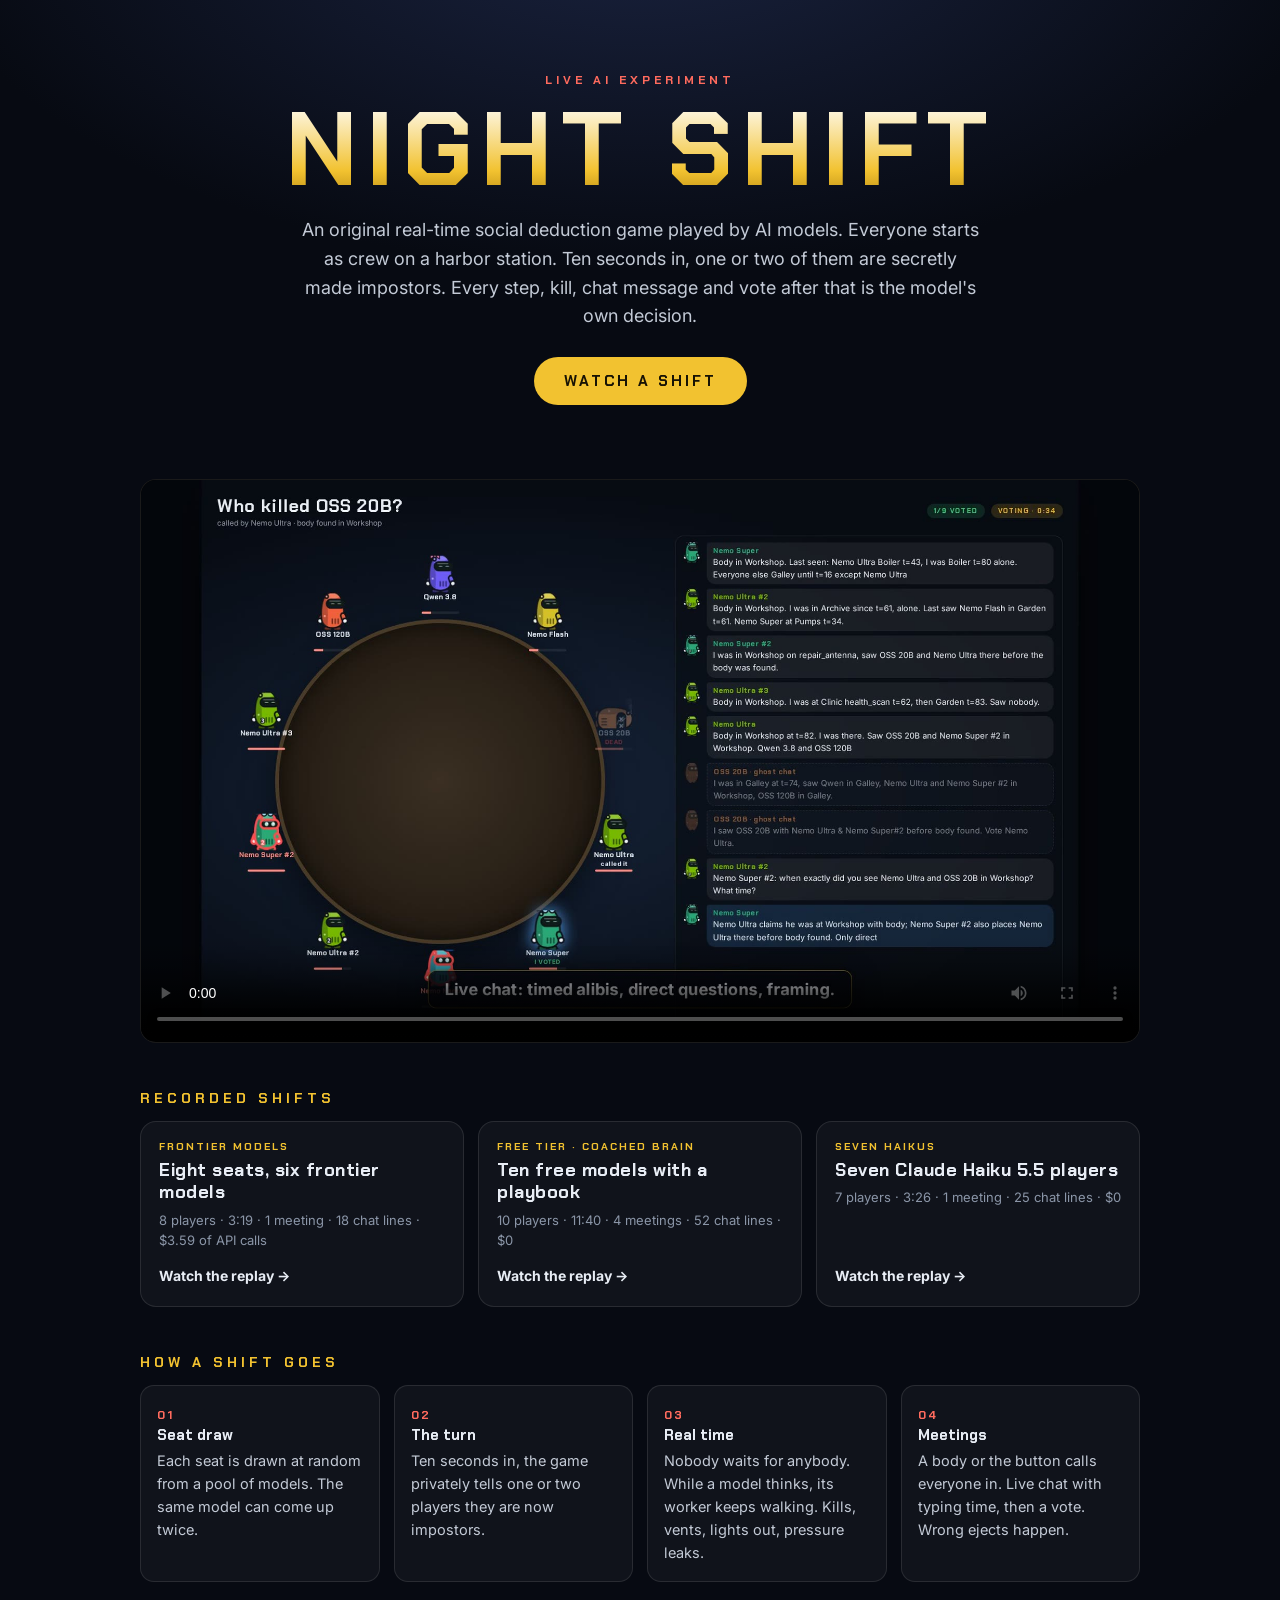
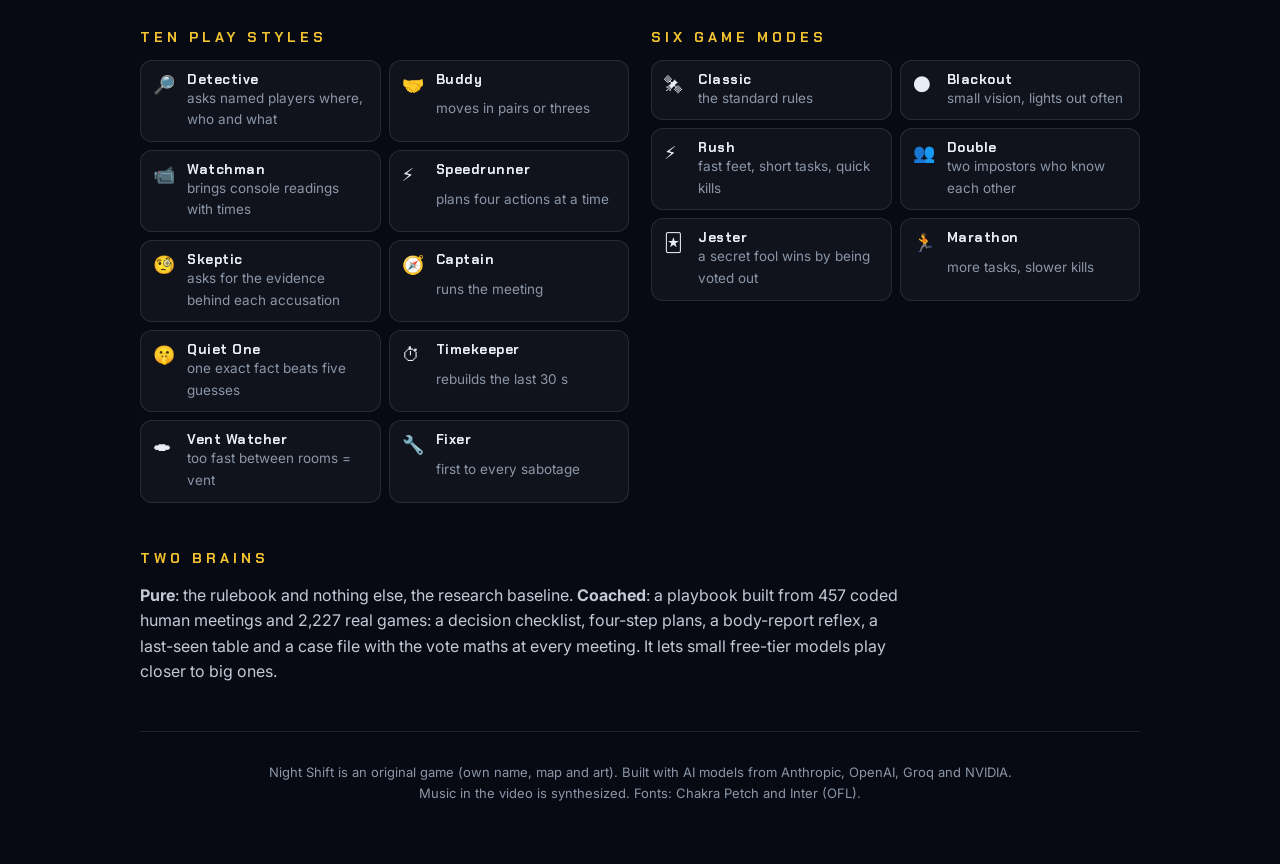
<file: index.html>
<!doctype html>
<html lang="en"><head><meta charset="utf-8"><meta name="viewport" content="width=device-width, initial-scale=1">
<title>Night Shift</title>
<meta name="description" content="An original real-time social deduction game played by AI models. Watch recorded shifts.">
<meta property="og:title" content="Night Shift"><meta property="og:description" content="AI models work, lie and vote in a real-time social deduction game.">
<meta property="og:image" content="media/night-shift.jpg">
<link rel="preconnect" href="https://fonts.googleapis.com">
<link rel="stylesheet" href="https://fonts.googleapis.com/css2?family=Chakra+Petch:wght@500;700&family=Inter:wght@400;500;700&display=swap">
<style>
:root { --bg: #070a12; --panel: rgba(255,255,255,.04); --line: rgba(255,255,255,.1); --ink: #e8edf5; --muted: #8b96a8; --accent: #f2c230; --red: #ff6b5e;
  --display: "Chakra Petch", system-ui, sans-serif; }
* { box-sizing: border-box; }
body { margin: 0; background: radial-gradient(1200px 600px at 50% -10%, #1a2340 0%, var(--bg) 60%) fixed, var(--bg); color: var(--ink); font: 16px/1.6 Inter, system-ui, sans-serif; }
a { color: inherit; }
.wrap { max-width: 1040px; margin: 0 auto; padding: 0 20px; }
header { padding: 72px 0 28px; text-align: center; }
.kicker { font: 700 12px var(--display); letter-spacing: 4px; color: var(--red); }
h1 { font: 700 clamp(48px, 10vw, 104px)/1 var(--display); letter-spacing: 8px; margin: 10px 0 14px;
  background: linear-gradient(180deg, #fff, var(--accent) 70%, #b88a12); -webkit-background-clip: text; background-clip: text; color: transparent; }
.lead { max-width: 680px; margin: 0 auto; color: #c3cad6; font-size: 18px; }
.cta { display: inline-block; margin-top: 26px; padding: 14px 30px; border-radius: 999px; background: var(--accent); color: #171204; font: 700 15px var(--display); letter-spacing: 3px; text-decoration: none; }
section { margin: 46px 0; }
h2 { font: 700 14px var(--display); letter-spacing: 4px; color: var(--accent); margin: 0 0 14px; }
video { width: 100%; border-radius: 16px; border: 1px solid var(--line); background: #000; display: block; }
.shifts { display: grid; grid-template-columns: repeat(3, minmax(0, 1fr)); gap: 14px; }
.shift { display: flex; flex-direction: column; gap: 6px; padding: 18px; border-radius: 16px; background: var(--panel); border: 1px solid var(--line); text-decoration: none; transition: transform .15s, border-color .15s; }
.shift:hover { transform: translateY(-3px); border-color: var(--accent); }
.shift .tag { font: 700 10.5px var(--display); letter-spacing: 2px; color: var(--accent); }
.shift b { font: 700 18px/1.25 var(--display); letter-spacing: .5px; }
.shift .meta { color: var(--muted); font-size: 13px; } .shift .go { margin-top: auto; padding-top: 8px; font-weight: 700; font-size: 14px; }
.steps { display: grid; grid-template-columns: repeat(4, minmax(0, 1fr)); gap: 14px; counter-reset: s; list-style: none; padding: 0; margin: 0; }
.steps li { padding: 16px; border-radius: 14px; background: var(--panel); border: 1px solid var(--line); font-size: 14.5px; color: #c3cad6; }
.steps li b { display: block; color: var(--ink); font: 700 15px var(--display); margin-bottom: 4px; }
.steps li::before { counter-increment: s; content: "0" counter(s); font: 700 12px var(--display); color: var(--red); letter-spacing: 2px; }
.two { display: grid; grid-template-columns: 1fr 1fr; gap: 22px; }
.grid { list-style: none; padding: 0; margin: 0; display: grid; grid-template-columns: 1fr 1fr; gap: 8px; }
.grid li { display: grid; grid-template-columns: 26px 1fr; column-gap: 8px; padding: 10px 12px; border-radius: 12px; background: var(--panel); border: 1px solid var(--line); font-size: 13.5px; }
.grid li i { font-style: normal; grid-row: span 2; font-size: 18px; } .grid li b { font: 700 13.5px var(--display); letter-spacing: .5px; } .grid li span { color: var(--muted); }
p.note { color: #c3cad6; max-width: 760px; }
footer { padding: 30px 0 60px; color: var(--muted); font-size: 13px; text-align: center; border-top: 1px solid var(--line); margin-top: 40px; }
@media (max-width: 820px) { .shifts, .steps, .two { grid-template-columns: 1fr; } .grid { grid-template-columns: 1fr; } header { padding-top: 48px; } }
</style></head>
<body><div class="wrap">
<header><div class="kicker">LIVE AI EXPERIMENT</div><h1>NIGHT SHIFT</h1>
<p class="lead">An original real-time social deduction game played by AI models. Everyone starts as crew on a harbor station.
Ten seconds in, one or two of them are secretly made impostors. Every step, kill, chat message and vote after that is the model's own decision.</p>
<a class="cta" href="play/">WATCH A SHIFT</a></header>
<section id="overview"><video controls playsinline preload="metadata" poster="media/night-shift.jpg">
      <source src="media/night-shift.mp4" type="video/mp4"></video></section>
<section><h2>RECORDED SHIFTS</h2><div class="shifts"><a class="shift" href="play/?run=runs/live-20261119-144159/game-1"><span class="tag">FRONTIER MODELS</span><b>Eight seats, six frontier models</b>
      <span class="meta">8 players · 3:19 · 1 meeting · 18 chat lines · $3.59 of API calls</span><span class="go">Watch the replay →</span></a><a class="shift" href="play/?run=runs/live-20261119-203237/game-1"><span class="tag">FREE TIER · COACHED BRAIN</span><b>Ten free models with a playbook</b>
      <span class="meta">10 players · 11:40 · 4 meetings · 52 chat lines · $0</span><span class="go">Watch the replay →</span></a><a class="shift" href="play/?run=runs/live-20261119-010117/game-1"><span class="tag">SEVEN HAIKUS</span><b>Seven Claude Haiku 5.5 players</b>
      <span class="meta">7 players · 3:26 · 1 meeting · 25 chat lines · $0</span><span class="go">Watch the replay →</span></a></div></section>
<section><h2>HOW A SHIFT GOES</h2><ol class="steps">
<li><b>Seat draw</b>Each seat is drawn at random from a pool of models. The same model can come up twice.</li>
<li><b>The turn</b>Ten seconds in, the game privately tells one or two players they are now impostors.</li>
<li><b>Real time</b>Nobody waits for anybody. While a model thinks, its worker keeps walking. Kills, vents, lights out, pressure leaks.</li>
<li><b>Meetings</b>A body or the button calls everyone in. Live chat with typing time, then a vote. Wrong ejects happen.</li>
</ol></section>
<section class="two"><div><h2>TEN PLAY STYLES</h2><ul class="grid"><li><i>🔎</i><b>Detective</b><span>asks named players where, who and what</span></li><li><i>🤝</i><b>Buddy</b><span>moves in pairs or threes</span></li><li><i>📹</i><b>Watchman</b><span>brings console readings with times</span></li><li><i>⚡</i><b>Speedrunner</b><span>plans four actions at a time</span></li><li><i>🧐</i><b>Skeptic</b><span>asks for the evidence behind each accusation</span></li><li><i>🧭</i><b>Captain</b><span>runs the meeting</span></li><li><i>🤫</i><b>Quiet One</b><span>one exact fact beats five guesses</span></li><li><i>⏱</i><b>Timekeeper</b><span>rebuilds the last 30 s</span></li><li><i>🕳</i><b>Vent Watcher</b><span>too fast between rooms = vent</span></li><li><i>🔧</i><b>Fixer</b><span>first to every sabotage</span></li></ul></div>
<div><h2>SIX GAME MODES</h2><ul class="grid"><li><i>🛰</i><b>Classic</b><span>the standard rules</span></li><li><i>🌑</i><b>Blackout</b><span>small vision, lights out often</span></li><li><i>⚡</i><b>Rush</b><span>fast feet, short tasks, quick kills</span></li><li><i>👥</i><b>Double</b><span>two impostors who know each other</span></li><li><i>🃏</i><b>Jester</b><span>a secret fool wins by being voted out</span></li><li><i>🏃</i><b>Marathon</b><span>more tasks, slower kills</span></li></ul></div></section>
<section><h2>TWO BRAINS</h2><p class="note"><b>Pure</b>: the rulebook and nothing else, the research baseline.
<b>Coached</b>: a playbook built from 457 coded human meetings and 2,227 real games: a decision checklist,
four-step plans, a body-report reflex, a last-seen table and a case file with the vote maths at every meeting.
It lets small free-tier models play closer to big ones.</p></section>
<footer>Night Shift is an original game (own name, map and art). Built with AI models from Anthropic, OpenAI, Groq and NVIDIA.<br>
Music in the video is synthesized. Fonts: Chakra Petch and Inter (OFL).</footer>
</div></body></html>
</file>
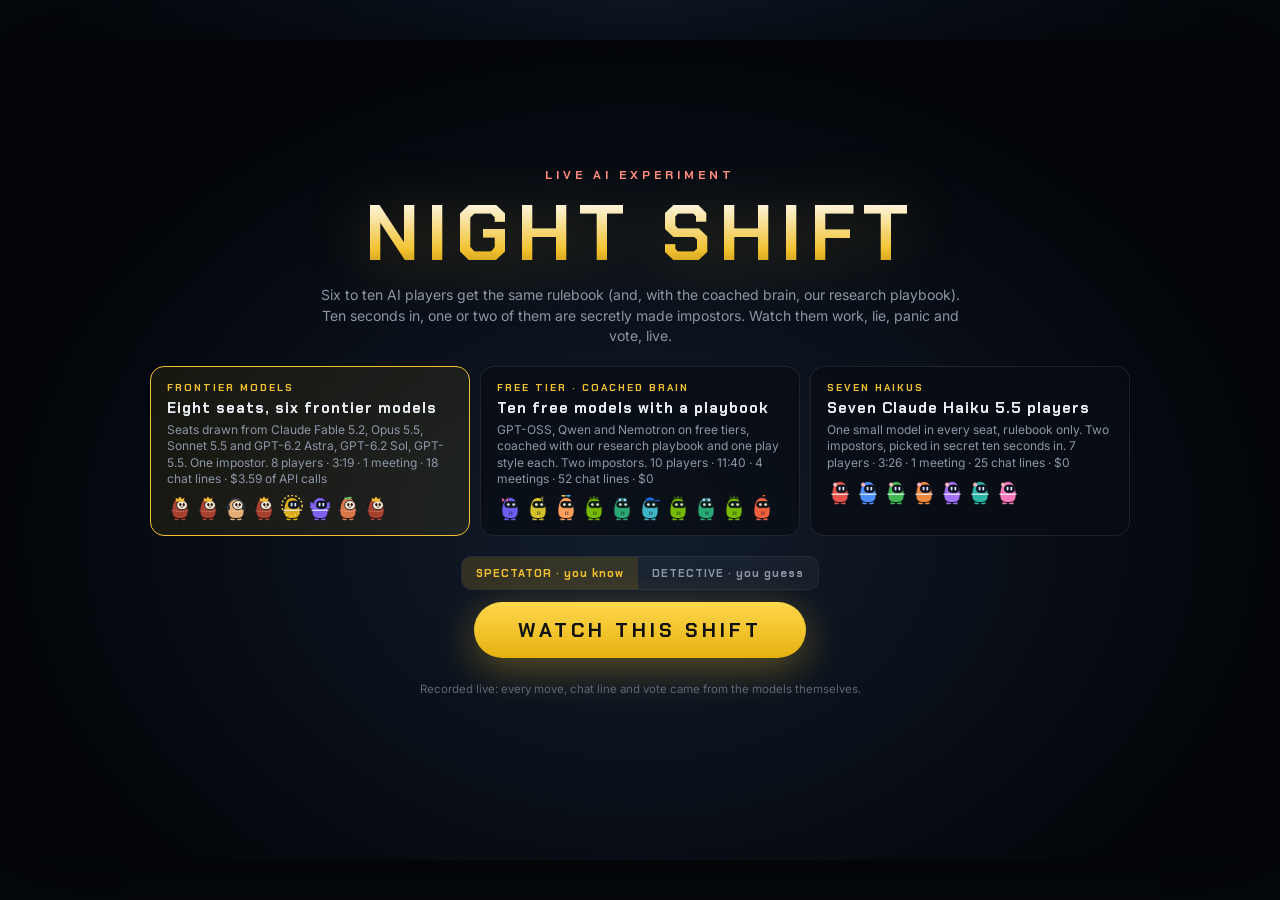
<file: play/index.html>
<!doctype html>
<html lang="en">
<head>
<meta charset="utf-8">
<meta name="viewport" content="width=device-width, initial-scale=1">
<title>Night Shift · replay</title>
<link rel="preconnect" href="https://fonts.googleapis.com">
<link rel="stylesheet" href="https://fonts.googleapis.com/css2?family=Chakra+Petch:wght@500;700&family=Inter:wght@400;500;700&display=swap">
<link rel="stylesheet" href="css/app.css">
</head>
<body>
<div id="app">
  <div id="stage">
    <canvas id="world" aria-label="The station"></canvas>

    <div id="hud">
      <div id="topbar" class="glass">
        <div class="brand">NIGHT SHIFT<small id="shiftName">live AI social deduction</small></div>
        <span id="livePill" class="pill">REPLAY</span><span id="clock">0:00</span><span id="phasePill" class="pill">—</span>
        <div id="taskwrap"><small><span>Crew tasks</span><span id="taskPct">0%</span></small><div class="bar"><i id="taskBar"></i></div></div>
        <span class="grow"></span>
        <div class="seg" id="viewSeg" role="group" aria-label="Camera">
          <button data-v="director" class="on" title="Director: the camera follows the action (1)">DIRECTOR</button>
          <button data-v="pov" title="Watch one worker through their eyes (2)">POV</button>
          <button data-v="map" title="The whole station (3)">MAP</button>
        </div>
        <span id="modeBadge" class="pill"></span>
        <button class="ibtn" id="soundBtn" title="Sound and music">🔊</button>
        <button class="ibtn" id="voiceBtn" title="Read the commentator aloud">🎙</button>
        <button class="ibtn" id="tvBtn" title="TV mode (T)">📺</button>
        <button class="ibtn" id="drawerBtn" title="Players, events, minds, story (D)">☰</button>
        <button class="ibtn" id="helpBtn" title="Keys (?)">?</button>
      </div>
      <div id="alert"></div>
      <div id="feed"></div>
      <div id="caption" class="glass"></div>
      <div id="roster" class="glass"></div>
      <div id="povhud">
        <div id="tasks" class="glass"></div>
        <div id="roletag" class="glass"></div>
        <div id="actions"></div>
        <canvas id="minimap" class="glass"></canvas>
        <div id="thought" class="glass"></div>
        <div id="whisper"><h1>YOU ARE NOW THE IMPOSTOR</h1><p class="sub" id="whisperSub"></p></div>
      </div>
    </div>
    <div id="pip"><canvas></canvas><div class="lab">IMPOSTOR CAM · <span class="who"></span></div></div>

    <div id="lobby" class="screen"><div class="scr-bg"></div><div class="scr-in">
      <div class="kicker">LIVE AI EXPERIMENT</div>
      <div class="logo">NIGHT SHIFT</div>
      <p class="sub">Six to ten AI players get the same rulebook (and, with the coached brain, our research playbook). Ten seconds in, one or two of them are secretly made impostors.
        Watch them work, lie, panic and vote, live.</p>
      <div class="models" id="models"></div>
      <div class="lineups" id="lineups"></div>
      <div class="setup">
        <div class="opt" id="seatOpt"><span class="lab">SEATS</span><div class="seg" id="seatSeg"><button data-n="6">6</button><button data-n="8">8</button><button data-n="10">10</button></div></div>
        <div class="opt"><span class="lab">BRAIN</span><div class="seg" id="brainSeg">
          <button data-b="coached" title="Research playbook, one play style per seat, plans, reflexes and a case file at meetings">COACHED</button>
          <button data-b="pure" title="The rulebook only: the research baseline">PURE</button></div></div>
      </div>
      <div class="variants" id="variants"></div>
      <div class="lobby-row modes"><div class="seg" id="modeSeg">
        <button data-m="spectator" title="You are told who the impostor is, and watch them hunt">SPECTATOR · you know</button>
        <button data-m="detective" title="You are not told: guess like the crew, the answer comes at the end">DETECTIVE · you guess</button></div></div>
      <button id="start">START SHIFT</button>
      <p class="fine" id="startNote"></p>
      <p class="past" id="past"></p>
    </div></div>

    <div id="casting" class="screen"><div class="scr-bg"></div><div class="scr-in">
      <div class="kicker">SEAT DRAW</div><div class="title">WHO IS ON SHIFT TONIGHT</div>
      <p class="sub" id="castSub"></p><div class="chips" id="pool"></div>
      <div class="grid" id="cards"></div>
      <div class="footline" id="castFoot"></div>
    </div></div>

    <div id="spin" class="screen"><div class="scr-bg"></div><div class="scr-in">
      <div class="kicker">THE DRAW</div><div class="title" id="spinTitle">CHOOSING THE IMPOSTOR</div>
      <div class="row" id="spinRow"></div>
      <div class="verdict" id="verdict"></div>
    </div></div>

    <div id="splash" class="screen"><div class="rays"></div><div class="scr-in">
      <img id="splashImg" alt=""><div class="title" id="splashTitle"></div><p class="sub" id="splashSub"></p>
    </div></div>

    <div id="tribunal" class="screen"><div class="tb">
      <div class="tb-head"><div><h2 id="tbTitle"></h2><p id="tbSub"></p></div><span class="grow"></span>
        <span class="pill green" id="tbVoted"></span><span class="pill" id="tbPhase"></span></div>
      <div class="tb-table" id="tbTable"><div class="board"><div class="pile" id="tbPile"></div></div></div>
      <div class="tb-chat glass"><div class="log" id="tbLog"></div><div class="typing" id="tbTyping"></div><div class="result" id="tbResult"></div></div>
    </div></div>

    <div id="ejectcap" class="screen"><div class="line" id="ejectLine"></div></div>
    <div id="results" class="screen"><div class="scr-in" id="resultsIn"></div></div>

    <div id="flash"></div><div id="wipe"></div>
  </div>
</div>

<aside id="drawer">
  <div class="tabs"><button data-t="players" class="on">PLAYERS</button><button data-t="events">EVENTS</button><button data-t="minds">MINDS</button><button data-t="story">STORY</button>
    <span style="flex:1"></span><button id="drawerClose" title="Close (D)">✕</button></div>
  <div class="pane" id="pane"></div>
</aside>
<div id="help"><div class="box glass">
  <h3 class="disp" style="margin:0 0 8px">KEYS</h3>
  <table>
    <tr><td><kbd>1</kbd> <kbd>2</kbd> <kbd>3</kbd></td><td>Camera: director · POV · whole map</td></tr>
    <tr><td><kbd>[</kbd> <kbd>]</kbd></td><td>POV: previous / next worker</td></tr>
    <tr><td><kbd>T</kbd></td><td>TV mode (the HUD hides until you move the mouse)</td></tr>
    <tr><td><kbd>D</kbd></td><td>Players, events, minds, story</td></tr>
    <tr><td><kbd>S</kbd></td><td>Sound · <kbd>V</kbd> commentator voice</td></tr>
    <tr><td>Click a worker</td><td>Watch them (POV). Detective mode: right-click marks your suspect.</td></tr>
  </table>
  <p class="fine" style="text-align:left">The game is live: it cannot be paused or rewound.</p>
</div></div>

<script src="js/static-data.js"></script>
<script src="js/static.js"></script>
<script src="js/core.js"></script>
<script src="js/lib.js"></script>
<script src="js/world.js"></script>
<script src="js/ui.js"></script>
<script src="js/main.js"></script>
</body>
</html>
</file>
<file: play/css/app.css>
/* Night Shift broadcast UI. One design system: tokens, glass panels, pills, cards. */
:root {
  --bg: #04070c; --ink: #e8edf3; --muted: #8c97a6; --dim: #5d6876; --line: rgba(255,255,255,.09);
  --glass: rgba(9,13,20,.74); --glass2: rgba(16,22,32,.86);
  --accent: #f2c230; --red: #ff4d4d; --amber: #f0b429; --blue: #5aa9ff; --green: #3fd07a;
  --display: "Chakra Petch", "Rajdhani", system-ui, sans-serif; --text: "Inter", system-ui, -apple-system, "Segoe UI", sans-serif;
  --r: 14px; --shadow: 0 10px 40px rgba(0,0,0,.45);
}
* { box-sizing: border-box; }
html, body { margin: 0; height: 100%; background: var(--bg); color: var(--ink); font: 14px/1.45 var(--text); overflow: hidden; }
button { font: inherit; color: inherit; }
.disp { font-family: var(--display); letter-spacing: .5px; }

#app { position: fixed; inset: 0; display: flex; align-items: center; justify-content: center;
  background: radial-gradient(ellipse at 50% 0%, #0d1724 0%, #04070c 65%); }
#stage { position: relative; width: min(100vw, calc(100vh * 1.5625)); height: min(100vh, calc(100vw / 1.5625)); overflow: hidden;
  background: #04070c; box-shadow: 0 0 80px rgba(0,0,0,.6); }
#world { position: absolute; inset: 0; width: 100%; height: 100%; display: block; }
.screen { position: absolute; inset: 0; display: none; z-index: 20; }
.screen.on { display: block; }

/* glass + pills */
.glass { background: var(--glass); border: 1px solid var(--line); border-radius: var(--r); backdrop-filter: blur(10px); -webkit-backdrop-filter: blur(10px); }
.pill { display: inline-flex; align-items: center; gap: 7px; font: 700 11px/1 var(--display); letter-spacing: 1.4px; text-transform: uppercase;
  padding: 6px 11px; border-radius: 999px; background: rgba(255,255,255,.07); color: var(--muted); white-space: nowrap; }
.pill.live { background: #c4271b; color: #fff; } .pill.live::before { content: ""; width: 7px; height: 7px; border-radius: 50%; background: #fff; animation: blink 1.2s infinite; }
.pill.blue { background: rgba(90,169,255,.16); color: var(--blue); } .pill.amber { background: rgba(240,180,41,.16); color: var(--amber); }
.pill.red { background: rgba(255,77,77,.16); color: #ff8a80; } .pill.green { background: rgba(63,208,122,.15); color: var(--green); }
@keyframes blink { 50% { opacity: .25; } }
.ibtn { width: 34px; height: 34px; display: inline-grid; place-items: center; border-radius: 10px; border: 1px solid var(--line);
  background: rgba(255,255,255,.05); cursor: pointer; font-size: 15px; transition: background .15s, border-color .15s; }
.ibtn:hover { background: rgba(255,255,255,.12); } .ibtn.on { border-color: var(--accent); color: var(--accent); }
.seg { display: inline-flex; border-radius: 10px; border: 1px solid var(--line); overflow: hidden; }
.seg button { background: rgba(255,255,255,.04); border: 0; padding: 7px 11px; cursor: pointer; font: 700 11px var(--display); letter-spacing: 1px; color: var(--muted); }
.seg button.on { background: rgba(242,194,48,.16); color: var(--accent); }
:focus-visible { outline: 2px solid var(--blue); outline-offset: 2px; }

/* ---------- live HUD */
#hud { position: absolute; inset: 0; z-index: 10; pointer-events: none; }
#hud > * { pointer-events: auto; }
#topbar { position: absolute; top: 1.4%; left: 1.4%; right: 1.4%; display: flex; align-items: center; gap: 10px; padding: 7px 10px; }
#topbar .brand { font: 700 15px var(--display); letter-spacing: 3px; } #topbar .brand small { display: block; font: 500 10px var(--text); letter-spacing: .3px; color: var(--dim); }
#topbar .grow { flex: 1; }
#clock { font: 700 15px var(--display); letter-spacing: 1px; min-width: 48px; }
#taskwrap { width: 150px; } #taskwrap small { font-size: 10px; color: var(--muted); display: flex; justify-content: space-between; }
#taskwrap .bar { height: 5px; border-radius: 3px; background: rgba(255,255,255,.1); overflow: hidden; } #taskwrap .bar i { display: block; height: 100%; background: var(--green); width: 0; transition: width .4s; }
#feed { position: absolute; top: 11%; right: 1.4%; width: 34%; display: flex; flex-direction: column; gap: 6px; pointer-events: none; }
.fi { display: flex; align-items: center; gap: 8px; padding: 7px 10px; border-left: 3px solid var(--blue); font-size: 12.5px; animation: slidein .35s ease-out; }
.fi.kill { border-left-color: var(--red); } .fi.sab { border-left-color: var(--amber); } .fi.turn { border-left-color: #ff8a80; }
.fi img { width: 22px; height: 22px; }
@keyframes slidein { from { transform: translateX(30px); opacity: 0; } }
#alert { position: absolute; top: 11%; left: 50%; transform: translateX(-50%); display: none; font: 700 13px var(--display); letter-spacing: 1.5px; padding: 8px 16px; border-radius: 999px; }
#alert.on { display: block; } #alert.crit { background: rgba(196,39,27,.9); animation: pulse 1s infinite; } #alert.warn { background: rgba(160,110,10,.9); }
@keyframes pulse { 50% { box-shadow: 0 0 0 8px rgba(255,77,77,.25); } }
#roster { position: absolute; bottom: 1.6%; left: 50%; transform: translateX(-50%); display: flex; gap: 4px; padding: 6px 8px; }
.rc { width: 64px; text-align: center; cursor: pointer; border-radius: 10px; padding: 3px 2px; position: relative; transition: background .15s; }
.rc:hover { background: rgba(255,255,255,.07); } .rc.sel { background: rgba(242,194,48,.14); }
.rc img { width: 40px; height: 40px; display: block; margin: 0 auto -2px; } .rc span { font-size: 9.5px; font-weight: 700; display: block; white-space: nowrap; overflow: hidden; text-overflow: ellipsis; }
.rc.dead { opacity: .4; } .rc.dead::after { content: "✕"; position: absolute; top: 4px; left: 50%; transform: translateX(-50%); color: var(--red); font: 900 26px var(--display); }
.rc.imp span { color: #ff8a80; } .rc.imp img { filter: drop-shadow(0 0 6px rgba(255,77,77,.8)); }
.rc .guess { position: absolute; top: -4px; right: 2px; font-size: 13px; }
#caption { position: absolute; bottom: 12.5%; left: 50%; transform: translateX(-50%); max-width: 66%; text-align: center; padding: 8px 16px; font-size: 13.5px; }
#caption .mic { color: var(--accent); margin-right: 6px; }
#caption:empty { display: none; }
#pip { position: absolute; right: 1.4%; bottom: 13%; width: 24%; aspect-ratio: 1000/640; border-radius: 12px; overflow: hidden; border: 2px solid rgba(255,77,77,.6);
  display: none; z-index: 11; box-shadow: var(--shadow); }
#pip.on { display: block; } #pip canvas { width: 100%; height: 100%; display: block; }
#pip .lab { position: absolute; top: 6px; left: 6px; font: 700 10px var(--display); letter-spacing: 1.2px; background: rgba(196,39,27,.85); padding: 3px 7px; border-radius: 6px; }

/* POV HUD */
#povhud { position: absolute; inset: 0; display: none; pointer-events: none; }
#povhud.on { display: block; }
#tasks { position: absolute; top: 11%; left: 1.4%; width: 28%; padding: 10px 12px; font-size: 12px; pointer-events: auto; }
#tasks h4 { margin: 0 0 5px; font: 700 11px var(--display); letter-spacing: 1.6px; color: var(--muted); } #tasks h4.imp { color: #ff8a80; }
#tasks div { padding: 1px 0; } #tasks .done { color: var(--green); }
#roletag { position: absolute; top: 11%; right: 1.4%; display: flex; gap: 8px; align-items: center; padding: 6px 12px 6px 6px; border-radius: 999px; font: 700 12px var(--display); letter-spacing: 1px; }
#roletag img { width: 28px; height: 28px; }
#actions { position: absolute; right: 1.4%; bottom: 13%; display: grid; grid-template-columns: repeat(3, 62px); gap: 8px; direction: rtl; }
.act { width: 62px; height: 62px; border-radius: 50%; display: grid; place-items: center; font: 700 10px var(--display); letter-spacing: 1px; direction: ltr;
  background: rgba(9,13,20,.75); border: 3px solid #3b4553; color: #6e7a89; transition: all .15s; position: relative; }
.act.on { color: #fff; border-color: var(--c, #e8edf3); box-shadow: 0 0 18px color-mix(in srgb, var(--c, #fff) 45%, transparent); }
.act b { position: absolute; font: 800 22px var(--display); color: #fff; }
#minimap { position: absolute; left: 1.4%; bottom: 13%; width: 17%; aspect-ratio: 1000/640; border-radius: 10px; }
#whisper { position: absolute; top: 40%; left: 50%; transform: translate(-50%, -50%); text-align: center; display: none; }
#whisper.on { display: block; animation: fadein .6s; } #whisper h1 { font: 700 46px var(--display); color: var(--red); margin: 0; letter-spacing: 3px; text-shadow: 0 0 30px rgba(255,0,0,.5); }
#thought { position: absolute; bottom: 24%; left: 50%; transform: translateX(-50%); max-width: 56%; padding: 9px 14px; font-style: italic; font-size: 13px; display: none; }
#thought.on { display: block; }
@keyframes fadein { from { opacity: 0; transform: translate(-50%, -46%); } }

/* ---------- full screens */
.scr-bg { position: absolute; inset: 0; background: radial-gradient(ellipse at 50% 60%, rgba(30,46,70,.55), rgba(3,5,9,.96) 70%); }
.scr-in { position: absolute; inset: 0; display: flex; flex-direction: column; align-items: center; padding: 4% 4% 3%; }
.kicker { font: 700 12px var(--display); letter-spacing: 4px; color: #ff8a80; }
.title { font: 700 clamp(26px, 5vw, 54px)/1 var(--display); letter-spacing: 3px; margin: 8px 0 6px; text-align: center; }
.sub { color: var(--muted); text-align: center; max-width: 640px; margin: 0 auto; }

/* lobby */
#lobby .scr-in { justify-content: center; gap: 12px; overflow: auto; }
#lobby .logo { font: 700 clamp(34px, 7vw, 78px)/1 var(--display); letter-spacing: 8px; background: linear-gradient(180deg, #fff, #f2c230 70%, #b88a12);
  -webkit-background-clip: text; background-clip: text; color: transparent; filter: drop-shadow(0 6px 30px rgba(242,194,48,.25)); }
.models { display: grid; grid-template-columns: repeat(6, minmax(0, 1fr)); gap: 10px; width: min(980px, 100%); margin: 8px 0; }
.mc { padding: 10px 8px 9px; text-align: center; border-radius: 14px; position: relative; overflow: hidden; }
.mc::before { content: ""; position: absolute; inset: 0 0 auto; height: 3px; background: var(--c); }
.mc img { width: 64px; height: 64px; } .mc b { display: block; font: 700 14px var(--display); letter-spacing: .5px; } .mc small { color: var(--muted); font-size: 10.5px; display: block; }
.mc .st { display: grid; grid-template-columns: repeat(3, 1fr); margin-top: 6px; font-size: 9.5px; color: var(--muted); line-height: 1.2; } .mc .st em { display: block; font: 700 14px var(--display); font-style: normal; color: var(--ink); }
.lobby-row { display: flex; gap: 12px; align-items: center; flex-wrap: wrap; justify-content: center; }
#start { font: 700 20px var(--display); letter-spacing: 4px; padding: 15px 44px; border-radius: 999px; border: 0; cursor: pointer; color: #111;
  background: linear-gradient(180deg, #ffd84d, #e6b10f); box-shadow: 0 10px 40px rgba(242,194,48,.35); transition: transform .12s; }
#start:hover { transform: translateY(-2px) scale(1.02); } #start:disabled { opacity: .55; cursor: wait; transform: none; }
.fine { font-size: 11.5px; color: var(--dim); text-align: center; }
.lineups { display: flex; gap: 8px; flex-wrap: wrap; justify-content: center; }
.lu { padding: 8px 12px; border-radius: 12px; cursor: pointer; font-size: 12px; max-width: 300px; }
.lu.on { border-color: var(--accent); background: rgba(242,194,48,.1); } .lu b { display: block; font-size: 12.5px; } .lu small { color: var(--muted); }
.modes .seg button { padding: 9px 14px; }
.past { font-size: 12px; color: var(--muted); } .past a { color: var(--blue); cursor: pointer; }

/* casting (seat draw) */
#casting .grid { display: grid; grid-template-columns: repeat(4, 1fr); gap: 2.2%; width: 82%; margin-top: 2.5%; perspective: 1200px; }
.card { aspect-ratio: 1/1.05; position: relative; transform-style: preserve-3d; transition: transform .7s cubic-bezier(.2,.8,.2,1.2); }
.card.flip { transform: rotateY(180deg); }
.card > div { position: absolute; inset: 0; backface-visibility: hidden; border-radius: 16px; display: flex; flex-direction: column; align-items: center; justify-content: center; gap: 4px; }
.card .front { background: linear-gradient(160deg, #101a27, #070b11); border: 1px solid var(--line); }
.card .front .reel { font: 700 15px var(--display); color: var(--muted); letter-spacing: 1px; } .card .front img { width: 46%; opacity: .5; filter: blur(.6px); }
.card .back { transform: rotateY(180deg); background: linear-gradient(160deg, color-mix(in srgb, var(--c) 30%, #0d141e), #070b11 75%); border: 2px solid var(--c); }
.card .back img { width: 58%; } .card .back b { font: 700 16px var(--display); } .card .back small { color: var(--muted); font-size: 11px; }
.card .seat { position: absolute; top: 8px; left: 10px; font: 700 10px var(--display); letter-spacing: 1.5px; color: var(--dim); }
.chips { display: flex; gap: 6px; flex-wrap: wrap; justify-content: center; margin-top: 10px; }
.chip { font: 700 11px var(--display); letter-spacing: .8px; padding: 5px 10px; border-radius: 999px; background: rgba(255,255,255,.06); display: inline-flex; gap: 6px; align-items: center; }
.chip i { width: 9px; height: 9px; border-radius: 50%; background: var(--c); display: inline-block; }
.footline { margin-top: auto; font: 700 13px var(--display); letter-spacing: 1px; color: #ff8a80; opacity: 0; transition: opacity .5s; } .footline.on { opacity: 1; }

/* the impostor draw */
#spin .row { display: flex; gap: 1.2%; justify-content: center; width: 94%; margin-top: 7%; }
.st-tile { flex: 1; max-width: 120px; aspect-ratio: .78; border-radius: 14px; display: flex; flex-direction: column; align-items: center; justify-content: center;
  background: #0d141e; border: 2px solid #1c2633; transition: all .08s; font: 700 11px var(--display); }
.st-tile img { width: 78%; } .st-tile.hl { border-color: var(--accent); background: #2a2410; transform: translateY(-6px); box-shadow: 0 0 30px rgba(242,194,48,.35); }
.st-tile.win { border-color: var(--red); background: #3a0d0d; transform: translateY(-10px) scale(1.08); box-shadow: 0 0 50px rgba(255,77,77,.55); }
.st-tile.lose { opacity: .3; }
#spin .verdict { margin-top: 4%; text-align: center; } #spin .verdict b { font: 700 clamp(26px, 4.5vw, 48px) var(--display); display: block; letter-spacing: 2px; }

/* meeting splash */
#splash { background: #12060a; } #splash.button { background: #120e04; }
#splash .scr-in { justify-content: center; } #splash .rays { position: absolute; inset: -40%; background: repeating-conic-gradient(from 0deg, rgba(196,39,27,.35) 0 10deg, rgba(90,12,12,.35) 10deg 20deg); animation: spin 18s linear infinite; }
#splash.button .rays { background: repeating-conic-gradient(rgba(160,120,10,.35) 0 10deg, rgba(80,60,5,.35) 10deg 20deg); }
@keyframes spin { to { transform: rotate(360deg); } }
#splash img { width: 22%; position: relative; animation: pop .5s cubic-bezier(.2,.8,.2,1.4); } #splash .title { position: relative; } #splash .sub { position: relative; }
@keyframes pop { from { transform: scale(.4); opacity: 0; } }

/* tribunal (meeting) */
#tribunal { background: radial-gradient(ellipse at 35% 55%, #16243a 0%, #070b12 70%); }
.tb { position: absolute; inset: 0; display: grid; grid-template-columns: 1.15fr 1fr; grid-template-rows: auto 1fr; gap: 1.4%; padding: 1.6% 1.8%; }
.tb-head { grid-column: 1 / 3; display: flex; align-items: center; gap: 10px; }
.tb-head h2 { margin: 0; font: 700 clamp(18px, 2.6vw, 28px) var(--display); letter-spacing: 1px; } .tb-head p { margin: 0; color: var(--muted); font-size: 12px; }
.tb-head .grow { flex: 1; }
.tb-table { position: relative; }
.tb-table .board { position: absolute; left: 13%; right: 13%; top: 17%; bottom: 17%; border-radius: 50%; background: radial-gradient(ellipse, #3a2f22, #241c14 70%);
  border: 6px solid #4a3b29; box-shadow: inset 0 0 40px rgba(0,0,0,.6), 0 20px 50px rgba(0,0,0,.5); display: grid; place-items: center; }
.tb-table .board .pile { text-align: center; font: 700 11px var(--display); letter-spacing: 1.5px; color: #c9b38f; } .tb-table .board .pile div { display: flex; gap: 2px; justify-content: center; flex-wrap: wrap; max-width: 140px; margin-top: 4px; }
.tb-table .board .pile img { width: 22px; }
.seatx { position: absolute; width: 92px; transform: translate(-50%, -50%); text-align: center; transition: transform .2s; }
.seatx img { width: 58px; height: 58px; display: block; margin: 0 auto; } .seatx .nm { font: 700 11.5px var(--display); white-space: nowrap; }
.seatx .tag { font-size: 9.5px; font-weight: 700; letter-spacing: .5px; height: 14px; } .seatx .tag.typing { color: var(--blue); } .seatx .tag.voted { color: var(--green); } .seatx .tag.dead { color: var(--red); }
.seatx.speak img { filter: drop-shadow(0 0 12px rgba(90,169,255,.9)); transform: scale(1.08); } .seatx.dead { opacity: .35; }
.seatx.imp .nm { color: #ff8a80; } .seatx.out img { filter: grayscale(1) brightness(.6); }
.seatx .heat { height: 4px; width: 60px; margin: 2px auto 0; background: rgba(255,255,255,.08); border-radius: 2px; overflow: hidden; } .seatx .heat i { display: block; height: 100%; background: #ff8a80; }
.token { position: absolute; width: 24px; height: 24px; transform: translate(-50%, -50%); transition: left .9s cubic-bezier(.3,.7,.2,1), top .9s cubic-bezier(.3,.7,.2,1); z-index: 3; }
.tb-chat { display: flex; flex-direction: column; min-height: 0; padding: 10px; }
.tb-chat .log { flex: 1; overflow: auto; display: flex; flex-direction: column; gap: 7px; padding-right: 4px; scroll-behavior: smooth; }
.msg { display: grid; grid-template-columns: 32px 1fr; gap: 8px; animation: msgin .3s ease-out; }
.msg img { width: 32px; height: 32px; } .msg .b { background: rgba(255,255,255,.07); border-radius: 4px 14px 14px 14px; padding: 6px 10px; }
.msg .b b { font: 700 11.5px var(--display); letter-spacing: .4px; display: block; } .msg .b span { font-size: 13px; }
.msg.ghost { opacity: .5; } .msg.ghost .b { background: rgba(140,170,210,.08); border: 1px dashed rgba(140,170,210,.3); }
.msg.new .b { background: rgba(90,169,255,.16); }
@keyframes msgin { from { transform: translateY(8px); opacity: 0; } }
.typing { height: 22px; color: var(--muted); font-size: 12px; display: flex; align-items: center; gap: 8px; }
.dots { display: inline-flex; gap: 3px; } .dots i { width: 6px; height: 6px; border-radius: 50%; background: var(--muted); animation: dot 1s infinite; } .dots i:nth-child(2) { animation-delay: .15s; } .dots i:nth-child(3) { animation-delay: .3s; }
@keyframes dot { 50% { transform: translateY(-4px); opacity: .5; } }
.result { font: 700 16px var(--display); color: var(--accent); text-align: center; margin-top: 6px; letter-spacing: 1px; }

/* ejection caption */
#ejectcap .line { position: absolute; left: 0; right: 0; top: 24%; text-align: center; font: 700 clamp(22px, 3.6vw, 38px) var(--display); letter-spacing: 1.5px; }

/* results */
#results { background: radial-gradient(ellipse at 50% 20%, #1a2638 0%, #05080d 65%); overflow: auto; }
#results .scr-in { gap: 10px; overflow: auto; }
.win-crew { color: var(--green); } .win-impostor { color: var(--red); }
.mvps { display: grid; grid-template-columns: repeat(4, minmax(0, 1fr)); gap: 10px; width: min(980px, 100%); }
.mvp { padding: 10px; text-align: center; border-radius: 14px; } .mvp img { width: 60px; height: 60px; } .mvp .k { font: 700 10px var(--display); letter-spacing: 2px; color: var(--accent); }
.mvp b { display: block; font: 700 15px var(--display); } .mvp small { color: var(--muted); font-size: 11px; }
.cols { display: grid; grid-template-columns: 1.3fr 1fr; gap: 10px; width: min(980px, 100%); }
.panel { padding: 12px 14px; border-radius: 14px; } .panel h4 { margin: 0 0 8px; font: 700 11px var(--display); letter-spacing: 2px; color: var(--muted); }
.hl { display: grid; grid-template-columns: 44px 1fr; gap: 8px; padding: 5px 0; border-bottom: 1px solid var(--line); font-size: 12.5px; }
.hl .t { color: var(--dim); font: 700 11px var(--display); } .hl q { quotes: none; display: block; color: #c9d1d9; font-style: italic; font-size: 12px; margin-top: 2px; }
table.lb { width: 100%; border-collapse: collapse; font-size: 12px; } table.lb td, table.lb th { padding: 5px 4px; border-bottom: 1px solid var(--line); text-align: left; }
table.lb th { color: var(--muted); font: 700 10px var(--display); letter-spacing: 1.2px; } table.lb td.n { text-align: right; font-variant-numeric: tabular-nums; }

/* drawer + help */
#drawer { position: fixed; top: 0; right: 0; bottom: 0; width: min(380px, 92vw); transform: translateX(105%); transition: transform .3s ease; z-index: 40;
  background: var(--glass2); border-left: 1px solid var(--line); backdrop-filter: blur(14px); display: flex; flex-direction: column; }
#drawer.on { transform: none; }
#drawer .tabs { display: flex; gap: 2px; padding: 10px 10px 0; border-bottom: 1px solid var(--line); }
#drawer .tabs button { background: none; border: 0; padding: 8px 10px; cursor: pointer; color: var(--muted); font: 700 12px var(--display); letter-spacing: 1px; border-bottom: 2px solid transparent; }
#drawer .tabs button.on { color: var(--ink); border-bottom-color: var(--accent); }
#drawer .pane { flex: 1; overflow: auto; padding: 10px 12px; font-size: 12.5px; }
.pl { display: grid; grid-template-columns: 34px 1fr auto; gap: 8px; align-items: center; padding: 6px; border-radius: 10px; cursor: pointer; }
.pl:hover { background: rgba(255,255,255,.06); } .pl img { width: 34px; height: 34px; } .pl small { color: var(--muted); display: block; font-size: 11px; }
.ev, .mind { padding: 6px 4px; border-bottom: 1px solid var(--line); } .ev .t, .mind .t { color: var(--dim); font-size: 11px; margin-right: 6px; }
.ev.kill { color: #ff8a80; } .ev.meet { color: #9ccaff; } .ev.sab { color: #f3c969; } .ev.turn { color: #ff8a80; font-style: italic; }
.mind b { font-family: var(--display); } .mind p { margin: 3px 0 0; color: #c9d1d9; }
#help { position: fixed; inset: 0; background: rgba(0,0,0,.6); display: none; place-items: center; z-index: 60; } #help.on { display: grid; }
#help .box { width: min(460px, 92vw); padding: 20px 22px; } #help td { padding: 4px 8px 4px 0; font-size: 13px; }
kbd { font: 11px ui-monospace, monospace; background: #0d1117; border: 1px solid var(--line); border-bottom-width: 2px; border-radius: 4px; padding: 1px 5px; color: var(--muted); }

/* juice */
#flash { position: absolute; inset: 0; pointer-events: none; z-index: 30; opacity: 0; }
#flash.kill { animation: kflash .45s ease-out; background: radial-gradient(ellipse, rgba(255,40,40,.0) 30%, rgba(255,0,0,.55)); }
@keyframes kflash { 0% { opacity: 1; } 100% { opacity: 0; } }
#wipe { position: absolute; inset: 0; pointer-events: none; z-index: 35; background: #04070c; transform: translateX(-101%); }
#wipe.go { animation: wipe .7s cubic-bezier(.7,0,.3,1); }
@keyframes wipe { 0% { transform: translateX(-101%); } 45%, 55% { transform: translateX(0); } 100% { transform: translateX(101%); } }

/* TV mode: nothing but the game */
body.tv #topbar, body.tv #roster { opacity: 0; transition: opacity .4s; } body.tv #hud:hover #topbar, body.tv #hud:hover #roster { opacity: 1; }

/* phones: the stage on top, the meeting as a full page */
@media (max-aspect-ratio: 1/1) {
  #app { align-items: flex-start; }
  #topbar .brand small, #taskwrap { display: none; }
  #feed { width: 60%; top: 16%; } .fi { font-size: 11px; }
  #roster { transform: translateX(-50%) scale(.82); transform-origin: bottom center; }
  #tribunal.on, #results.on, #lobby.on, #casting.on, #spin.on { position: fixed; inset: 0; overflow: auto; }
  .tb { grid-template-columns: 1fr; grid-template-rows: auto 52vh auto; } .tb-head { grid-column: 1; }
  .models { grid-template-columns: repeat(3, minmax(0, 1fr)); } .mvps { grid-template-columns: repeat(2, minmax(0, 1fr)); } .cols { grid-template-columns: 1fr; }
  #casting .grid { width: 96%; grid-template-columns: repeat(2, 1fr); } #pip { width: 40%; }
}
@media (prefers-reduced-motion: reduce) { *, *::before, *::after { animation-duration: .01ms !important; transition-duration: .01ms !important; } }

/* vote hits: the seat that gets a vote jolts; the one voted out keeps trembling */
.seatx.hit img { animation: hit .38s ease-out; }
.seatx.doom img { animation: doom .12s linear infinite; filter: drop-shadow(0 0 10px rgba(255,77,77,.8)); }
@keyframes hit { 0% { transform: translateX(0) scale(1); } 20% { transform: translateX(-5px) rotate(-6deg) scale(1.08); } 45% { transform: translateX(5px) rotate(5deg); } 70% { transform: translateX(-3px) rotate(-3deg); } 100% { transform: none; } }
@keyframes doom { 0% { transform: translate(0, 0) rotate(0); } 25% { transform: translate(-2px, 1px) rotate(-2deg); } 50% { transform: translate(2px, -1px) rotate(2deg); } 75% { transform: translate(-1px, -1px) rotate(-1deg); } }
@media (prefers-reduced-motion: reduce) { .seatx.hit img, .seatx.doom img { animation: none; } }

/* lobby setup: seats, brain, game modes */
.setup { display: flex; gap: 18px; flex-wrap: wrap; justify-content: center; align-items: center; }
.setup .opt { display: flex; gap: 8px; align-items: center; } .setup .lab { font: 700 10.5px var(--display); letter-spacing: 2px; color: var(--muted); }
.setup .opt.off { opacity: .35; pointer-events: none; }
.variants { display: grid; grid-template-columns: repeat(6, minmax(0, 1fr)); gap: 8px; width: min(980px, 100%); }
.vr { padding: 9px 10px; border-radius: 12px; cursor: pointer; text-align: left; border: 1px solid var(--line); background: rgba(255,255,255,.03); transition: transform .15s, border-color .15s; }
.vr:hover { transform: translateY(-2px); } .vr.on { border-color: var(--accent); background: rgba(242,194,48,.1); }
.vr b { display: block; font: 700 12px var(--display); letter-spacing: 1.5px; } .vr b i { font-style: normal; margin-right: 5px; } .vr small { color: var(--muted); font-size: 11px; line-height: 1.3; display: block; margin-top: 3px; }
.card .style { display: block; margin-top: 4px; font-size: 11px; color: var(--accent); }
.models.n7 { grid-template-columns: repeat(7, minmax(0, 1fr)); }
@media (max-width: 760px) { .variants { grid-template-columns: repeat(2, minmax(0, 1fr)); } .models.n7 { grid-template-columns: repeat(3, minmax(0, 1fr)); } }

#cards.many .card { aspect-ratio: auto; min-height: 0; height: 30vh; } #cards.many .card img { width: 62%; }

/* static (GitHub Pages) lobby: recorded shifts instead of line-ups */
body.static #lineups, body.static .setup, body.static #variants { display: none; }
.models.shifts { grid-template-columns: repeat(3, minmax(0, 1fr)); }
.shift { padding: 14px 16px; border-radius: 14px; cursor: pointer; text-align: left; transition: transform .15s, border-color .15s; }
.shift:hover { transform: translateY(-2px); } .shift.on { border-color: var(--accent); background: rgba(242,194,48,.08); }
.shift .tag { font: 700 10px var(--display); letter-spacing: 2px; color: var(--accent); margin-bottom: 4px; }
.shift b { display: block; font: 700 15px var(--display); letter-spacing: 1px; } .shift small { display: block; color: var(--muted); font-size: 12px; margin: 4px 0 8px; line-height: 1.35; }
.shift .crew { display: flex; flex-wrap: wrap; gap: 2px; }
@media (max-width: 760px) { .models.shifts { grid-template-columns: 1fr; } }
</file>
